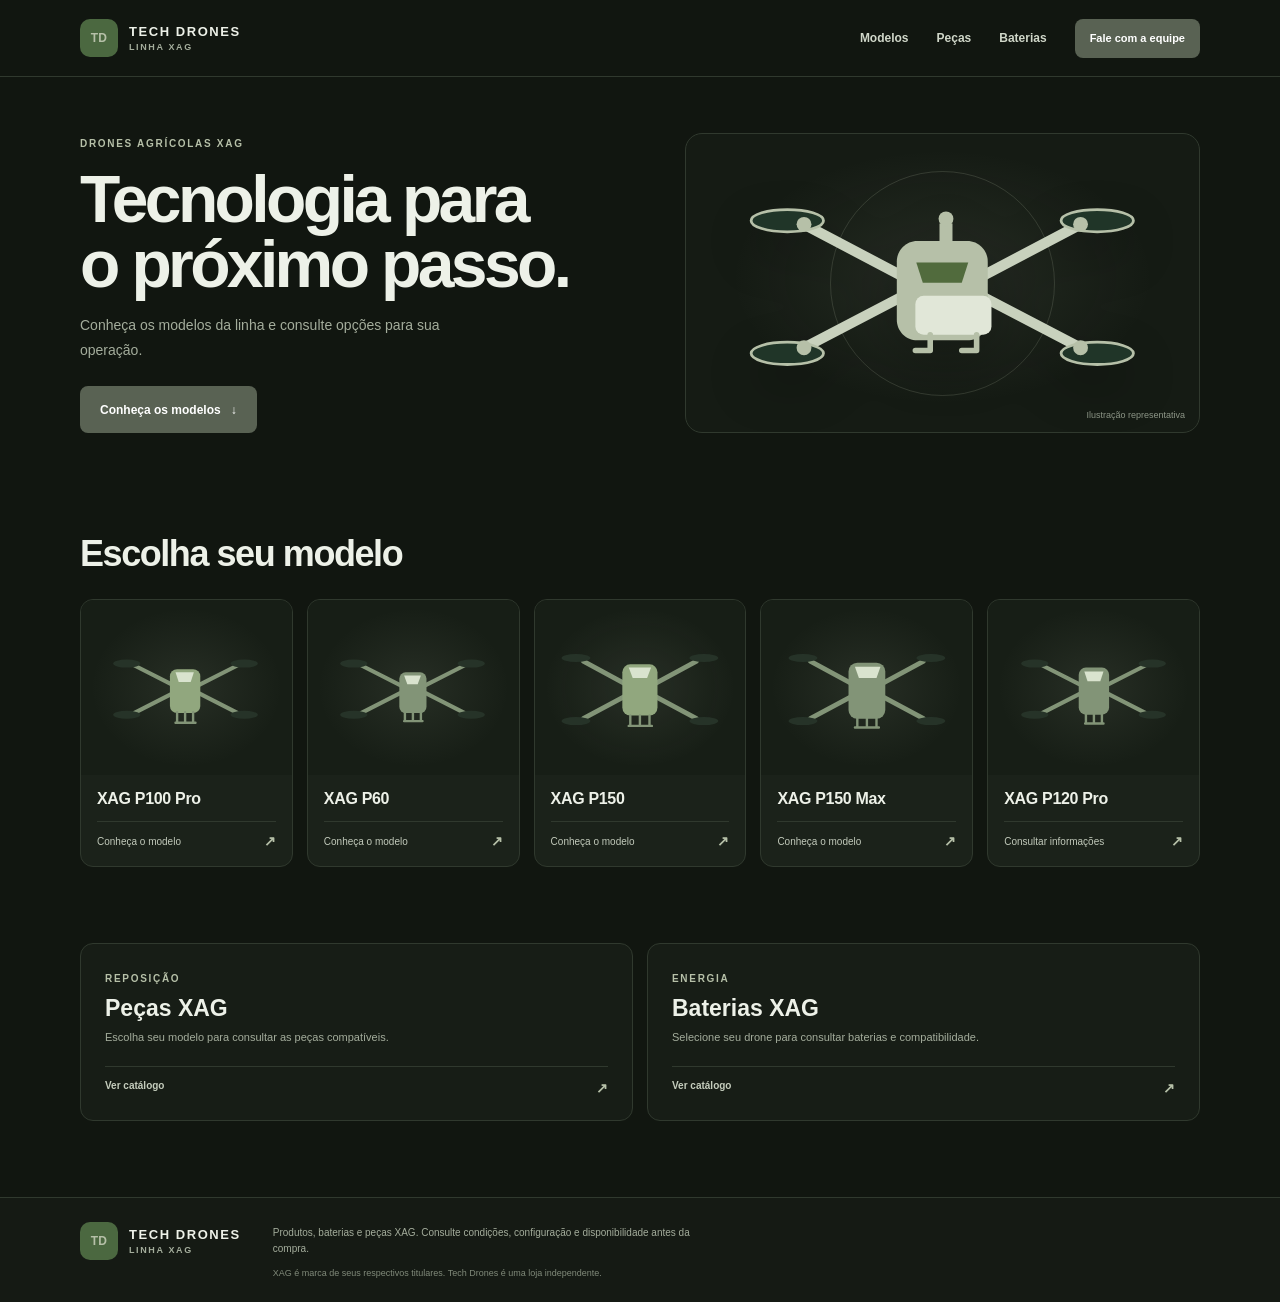
<file: index.html>
<!doctype html>
<html lang="pt-BR">
<head>
  <meta charset="utf-8">
  <meta name="viewport" content="width=device-width, initial-scale=1">
  <meta name="theme-color" content="#111610">
  <meta name="description" content="Conheça os drones XAG P100 Pro, P60, P120 Pro, P150 e P150 Max. Consulte opções, baterias e peças com a Tech Drones.">
  <title>Tech Drones | Drones XAG</title>
  <link rel="stylesheet" href="site.css">
</head>
<body>
  <header class="site-header">
    <div class="container header-inner">
      <a class="brand" href="index.html" aria-label="Tech Drones — início">
        <span class="brand-mark" aria-hidden="true">TD</span>
        <span>TECH DRONES<small>LINHA XAG</small></span>
      </a>
      <nav class="main-nav" aria-label="Navegação principal">
        <a href="#modelos">Modelos</a>
        <a href="pecas.html">Peças</a>
        <a href="baterias.html">Baterias</a>
        <a class="button button--small" href="#contato">Fale com a equipe</a>
      </nav>
    </div>
  </header>

  <main>
    <section class="home-hero container">
      <div class="hero-copy">
        <span class="eyebrow">Drones agrícolas XAG</span>
        <h1>Tecnologia para<br>o próximo passo.</h1>
        <p>Conheça os modelos da linha e consulte opções para sua operação.</p>
        <a class="button" href="#modelos">Conheça os modelos <span aria-hidden="true">↓</span></a>
      </div>
      <div class="hero-visual" aria-hidden="true">
        <div class="visual-ring"></div>
        <svg viewBox="0 0 520 310" fill="none">
          <g stroke="#c8d1bd" stroke-width="11" stroke-linecap="round">
            <path d="M223 151 111 92M297 151l112-59M222 167l-111 58M298 167l111 58"/>
          </g>
          <g fill="#203528" stroke="#b6c0a8" stroke-width="3">
            <ellipse cx="93" cy="88" rx="39" ry="12"/><ellipse cx="427" cy="88" rx="39" ry="12"/>
            <ellipse cx="93" cy="231" rx="39" ry="12"/><ellipse cx="427" cy="231" rx="39" ry="12"/>
          </g>
          <g fill="#b6c0a8">
            <circle cx="111" cy="92" r="8"/><circle cx="409" cy="92" r="8"/>
            <circle cx="111" cy="225" r="8"/><circle cx="409" cy="225" r="8"/>
          </g>
          <path d="M211 132c0-12 10-22 22-22h54c12 0 22 10 22 22v63c0 12-10 22-22 22h-54c-12 0-22-10-22-22v-63Z" fill="#b6c0a8"/>
          <path d="M232 133h56l-7 22h-42l-7-22Z" fill="#516b3d"/>
          <rect x="231" y="169" width="82" height="42" rx="9" fill="#e1e7d8"/>
          <path d="M247 211v17m50-17v17m-66 0h16m34 0h16" stroke="#b6c0a8" stroke-width="6" stroke-linecap="round"/>
          <path d="M257 111V91h14v20" fill="#b6c0a8"/><circle cx="264" cy="86" r="8" fill="#b6c0a8"/>
        </svg>
        <span class="visual-caption">Ilustração representativa</span>
      </div>
    </section>

    <section class="models-section container" id="modelos" aria-labelledby="models-title">
      <div class="section-heading">
        <h2 id="models-title">Escolha seu modelo</h2>
      </div>
      <div class="model-grid">
        <a class="model-card" href="p100-pro.html">
          <span class="model-visual" aria-hidden="true">
            <svg viewBox="0 0 240 145" fill="none"><g stroke="#829477" stroke-width="5" stroke-linecap="round"><path d="m104 69-49-25m81 25 49-25M104 79 55 104m81-25 49 25"/></g><g fill="#263328"><ellipse cx="46" cy="42" rx="17" ry="5"/><ellipse cx="193" cy="42" rx="17" ry="5"/><ellipse cx="46" cy="106" rx="17" ry="5"/><ellipse cx="193" cy="106" rx="17" ry="5"/></g><rect x="100" y="49" width="38" height="55" rx="9" fill="#91a77e"/><path d="M107 53h23l-4 12h-15l-4-12Z" fill="#d9e3ce"/><path d="M109 103v13m10-13v13m10-13v13m-22 0h25" stroke="#829477" stroke-width="3" stroke-linecap="round"/></svg>
          </span>
          <span class="model-info"><strong>XAG P100 Pro</strong><span>Conheça o modelo <b aria-hidden="true">↗</b></span></span>
        </a>
        <a class="model-card" href="p60.html">
          <span class="model-visual" aria-hidden="true">
            <svg viewBox="0 0 240 145" fill="none"><g stroke="#829477" stroke-width="5" stroke-linecap="round"><path d="m104 69-49-25m81 25 49-25M104 79 55 104m81-25 49 25"/></g><g fill="#263328"><ellipse cx="46" cy="42" rx="17" ry="5"/><ellipse cx="193" cy="42" rx="17" ry="5"/><ellipse cx="46" cy="106" rx="17" ry="5"/><ellipse cx="193" cy="106" rx="17" ry="5"/></g><rect x="103" y="53" width="34" height="51" rx="8" fill="#829477"/><path d="M109 57h21l-4 11h-13l-4-11Z" fill="#d9e3ce"/><path d="M110 101v13m10-13v13m10-13v13m-21 0h23" stroke="#829477" stroke-width="3" stroke-linecap="round"/></svg>
          </span>
          <span class="model-info"><strong>XAG P60</strong><span>Conheça o modelo <b aria-hidden="true">↗</b></span></span>
        </a>
        <a class="model-card" href="p150.html">
          <span class="model-visual" aria-hidden="true">
            <svg viewBox="0 0 240 145" fill="none"><g stroke="#829477" stroke-width="6" stroke-linecap="round"><path d="m101 67-52-28m90 28 52-28m-90 44-52 28m90-28 52 28"/></g><g fill="#263328"><ellipse cx="40" cy="35" rx="18" ry="5"/><ellipse cx="200" cy="35" rx="18" ry="5"/><ellipse cx="40" cy="114" rx="18" ry="5"/><ellipse cx="200" cy="114" rx="18" ry="5"/></g><rect x="98" y="43" width="44" height="64" rx="10" fill="#91a77e"/><path d="M106 47h28l-5 13h-18l-5-13Z" fill="#d9e3ce"/><path d="M108 107v13m12-13v13m12-13v13m-26 0h29" stroke="#829477" stroke-width="3" stroke-linecap="round"/></svg>
          </span>
          <span class="model-info"><strong>XAG P150</strong><span>Conheça o modelo <b aria-hidden="true">↗</b></span></span>
        </a>
        <a class="model-card" href="p150-max.html">
          <span class="model-visual" aria-hidden="true">
            <svg viewBox="0 0 240 145" fill="none"><g stroke="#829477" stroke-width="6" stroke-linecap="round"><path d="m101 67-52-28m90 28 52-28m-90 44-52 28m90-28 52 28"/></g><g fill="#263328"><ellipse cx="40" cy="35" rx="18" ry="5"/><ellipse cx="200" cy="35" rx="18" ry="5"/><ellipse cx="40" cy="114" rx="18" ry="5"/><ellipse cx="200" cy="114" rx="18" ry="5"/></g><rect x="97" y="41" width="46" height="70" rx="11" fill="#829477"/><path d="M105 46h32l-5 14h-22l-5-14Z" fill="#d9e3ce"/><path d="M108 110v12m12-12v12m12-12v12m-27 0h30" stroke="#829477" stroke-width="3" stroke-linecap="round"/></svg>
          </span>
          <span class="model-info"><strong>XAG P150 Max</strong><span>Conheça o modelo <b aria-hidden="true">↗</b></span></span>
        </a>
        <a class="model-card model-card--consult" href="p120-pro.html">
          <span class="model-visual" aria-hidden="true">
            <svg viewBox="0 0 240 145" fill="none"><g stroke="#829477" stroke-width="5" stroke-linecap="round"><path d="m104 69-49-25m81 25 49-25M104 79 55 104m81-25 49 25"/></g><g fill="#263328"><ellipse cx="46" cy="42" rx="17" ry="5"/><ellipse cx="193" cy="42" rx="17" ry="5"/><ellipse cx="46" cy="106" rx="17" ry="5"/><ellipse cx="193" cy="106" rx="17" ry="5"/></g><rect x="101" y="47" width="38" height="59" rx="9" fill="#829477"/><path d="M108 52h24l-4 12h-16l-4-12Z" fill="#d9e3ce"/><path d="M110 105v12m10-12v12m10-12v12m-21 0h23" stroke="#829477" stroke-width="3" stroke-linecap="round"/></svg>
          </span>
          <span class="model-info"><strong>XAG P120 Pro</strong><span>Consultar informações <b aria-hidden="true">↗</b></span></span>
        </a>
      </div>
    </section>

    <section class="catalog-links container" aria-label="Catálogos de reposição">
      <a class="catalog-link-card" href="pecas.html">
        <span class="eyebrow">Reposição</span>
        <h2>Peças XAG</h2>
        <p>Escolha seu modelo para consultar as peças compatíveis.</p>
        <span class="catalog-link-action">Ver catálogo <b aria-hidden="true">↗</b></span>
      </a>
      <a class="catalog-link-card" href="baterias.html">
        <span class="eyebrow">Energia</span>
        <h2>Baterias XAG</h2>
        <p>Selecione seu drone para consultar baterias e compatibilidade.</p>
        <span class="catalog-link-action">Ver catálogo <b aria-hidden="true">↗</b></span>
      </a>
    </section>
  </main>

  <footer class="site-footer" id="contato">
    <div class="container footer-inner">
      <a class="brand" href="index.html" aria-label="Tech Drones — início">
        <span class="brand-mark" aria-hidden="true">TD</span>
        <span>TECH DRONES<small>LINHA XAG</small></span>
      </a>
      <p>Produtos, baterias e peças XAG. Consulte condições, configuração e disponibilidade antes da compra.</p>
      <small>XAG é marca de seus respectivos titulares. Tech Drones é uma loja independente.</small>
    </div>
  </footer>
</body>
</html>
</file>
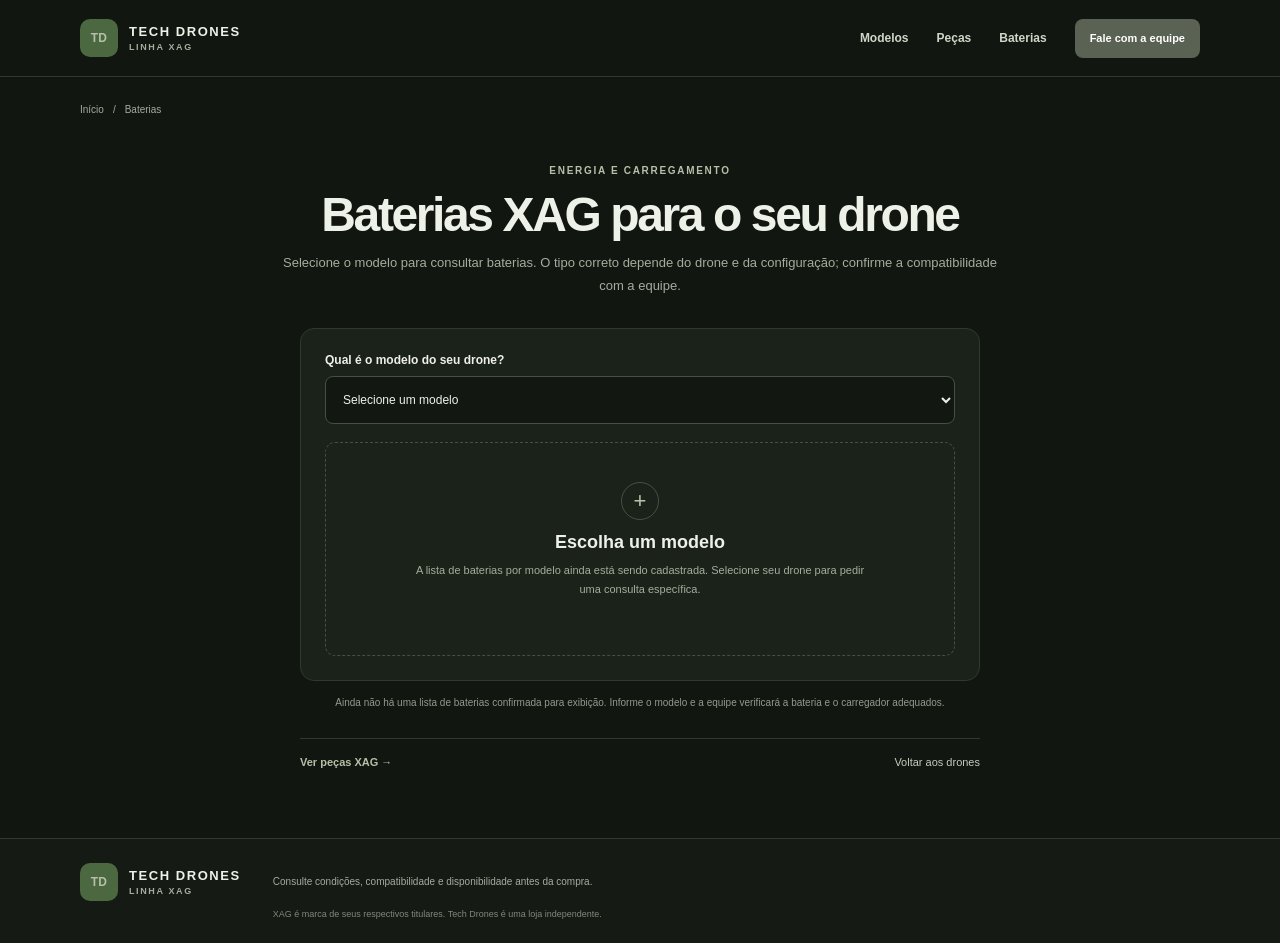
<file: baterias.html>
<!doctype html>
<html lang="pt-BR">
<head>
  <meta charset="utf-8">
  <meta name="viewport" content="width=device-width, initial-scale=1">
  <meta name="theme-color" content="#111610">
  <meta name="description" content="Selecione seu drone XAG para consultar baterias e confirmar compatibilidade com a Tech Drones.">
  <title>Baterias XAG | Tech Drones</title>
  <link rel="stylesheet" href="site.css">
</head>
<body>
  <header class="site-header">
    <div class="container header-inner">
      <a class="brand" href="index.html" aria-label="Tech Drones — início"><span class="brand-mark" aria-hidden="true">TD</span><span>TECH DRONES<small>LINHA XAG</small></span></a>
      <nav class="main-nav" aria-label="Navegação principal">
        <a href="index.html#modelos">Modelos</a><a href="pecas.html">Peças</a><a href="baterias.html" aria-current="page">Baterias</a>
        <a class="button button--small" href="index.html#contato">Fale com a equipe</a>
      </nav>
    </div>
  </header>
  <main class="container catalog-page-main" data-catalog-kind="baterias">
    <nav class="breadcrumbs" aria-label="Você está em"><a href="index.html">Início</a><span aria-hidden="true">/</span><span aria-current="page">Baterias</span></nav>
    <section class="catalog-intro" aria-labelledby="catalog-title">
      <span class="eyebrow">Energia e carregamento</span>
      <h1 id="catalog-title">Baterias XAG para o seu drone</h1>
      <p>Selecione o modelo para consultar baterias. O tipo correto depende do drone e da configuração; confirme a compatibilidade com a equipe.</p>
    </section>
    <section class="catalog-panel" aria-labelledby="model-label">
      <label class="model-select-label" id="model-label" for="model-select">Qual é o modelo do seu drone?</label>
      <select class="model-select" id="model-select">
        <option value="">Selecione um modelo</option>
        <option value="XAG P60">XAG P60</option>
        <option value="XAG P100 Pro">XAG P100 Pro</option>
        <option value="XAG P120 Pro">XAG P120 Pro</option>
        <option value="XAG P150">XAG P150</option>
        <option value="XAG P150 Max">XAG P150 Max</option>
      </select>
      <div class="catalog-state" id="catalog-state" aria-live="polite">
        <span class="catalog-state-icon" aria-hidden="true">+</span>
        <h2 id="catalog-state-title">Escolha um modelo</h2>
        <p id="catalog-state-message">A lista de baterias por modelo ainda está sendo cadastrada. Selecione seu drone para pedir uma consulta específica.</p>
        <a class="button is-hidden" id="catalog-contact" href="#" target="_blank" rel="noopener noreferrer" aria-hidden="true" tabindex="-1">Consultar baterias <span aria-hidden="true">↗</span></a>
      </div>
    </section>
    <p class="catalog-disclaimer">Ainda não há uma lista de baterias confirmada para exibição. Informe o modelo e a equipe verificará a bateria e o carregador adequados.</p>
    <nav class="catalog-switch" aria-label="Outros catálogos"><a href="pecas.html">Ver peças XAG <span aria-hidden="true">→</span></a><a href="index.html#modelos">Voltar aos drones</a></nav>
  </main>
  <footer class="site-footer">
    <div class="container footer-inner">
      <a class="brand" href="index.html" aria-label="Tech Drones — início"><span class="brand-mark" aria-hidden="true">TD</span><span>TECH DRONES<small>LINHA XAG</small></span></a>
      <p>Consulte condições, compatibilidade e disponibilidade antes da compra.</p>
      <small>XAG é marca de seus respectivos titulares. Tech Drones é uma loja independente.</small>
    </div>
  </footer>
  <script src="catalogo.js" defer></script>
</body>
</html>
</file>
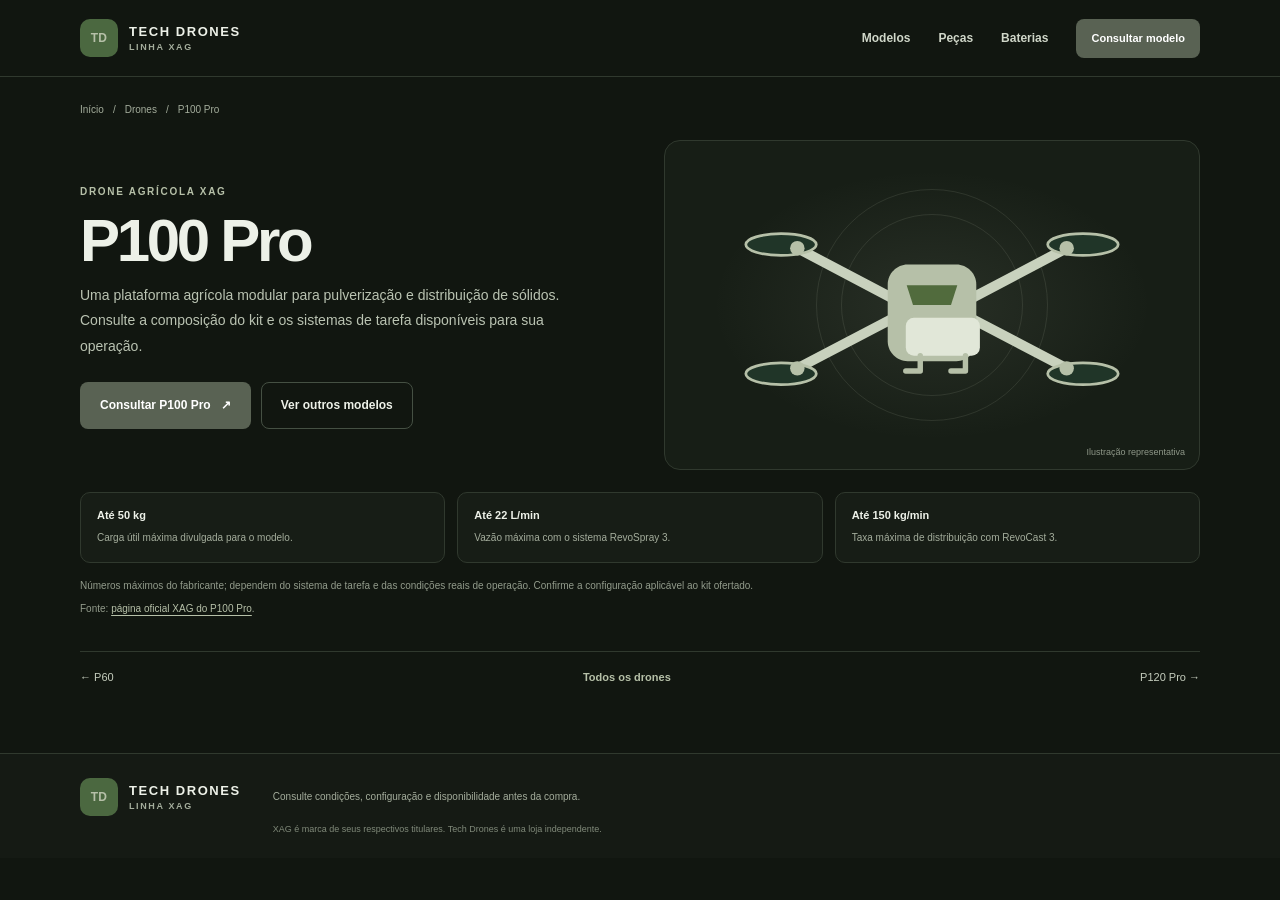
<file: p100-pro.html>
<!doctype html>
<html lang="pt-BR">
<head>
  <meta charset="utf-8">
  <meta name="viewport" content="width=device-width, initial-scale=1">
  <meta name="theme-color" content="#111610">
  <meta name="description" content="Conheça destaques do drone agrícola XAG P100 Pro e consulte configurações e disponibilidade.">
  <title>XAG P100 Pro | Tech Drones</title>
  <link rel="stylesheet" href="site.css">
</head>
<body>
  <header class="site-header">
    <div class="container header-inner">
      <a class="brand" href="index.html" aria-label="Tech Drones — início"><span class="brand-mark" aria-hidden="true">TD</span><span>TECH DRONES<small>LINHA XAG</small></span></a>
      <nav class="main-nav" aria-label="Navegação principal"><a href="index.html#modelos">Modelos</a><a href="pecas.html">Peças</a><a href="baterias.html">Baterias</a><a class="button button--small" href="https://wa.me/?text=Olá!%20Gostaria%20de%20consultar%20o%20XAG%20P100%20Pro." target="_blank" rel="noopener noreferrer">Consultar modelo</a></nav>
    </div>
  </header>
  <main class="container product-main">
    <nav class="breadcrumbs" aria-label="Você está em"><a href="index.html">Início</a><span aria-hidden="true">/</span><a href="index.html#modelos">Drones</a><span aria-hidden="true">/</span><span aria-current="page">P100 Pro</span></nav>
    <section class="product-hero" aria-labelledby="product-title">
      <div class="product-copy">
        <span class="eyebrow">Drone agrícola XAG</span>
        <h1 id="product-title">P100 Pro</h1>
        <p>Uma plataforma agrícola modular para pulverização e distribuição de sólidos. Consulte a composição do kit e os sistemas de tarefa disponíveis para sua operação.</p>
        <div class="product-actions">
          <a class="button" href="https://wa.me/?text=Olá!%20Gostaria%20de%20consultar%20o%20drone%20XAG%20P100%20Pro." target="_blank" rel="noopener noreferrer">Consultar P100 Pro <span aria-hidden="true">↗</span></a>
          <a class="button button--outline" href="index.html#modelos">Ver outros modelos</a>
        </div>
      </div>
      <div class="product-visual-large" role="img" aria-label="Ilustração representativa de drone agrícola">
        <svg viewBox="0 0 520 310" fill="none" aria-hidden="true"><g stroke="#c8d1bd" stroke-width="11" stroke-linecap="round"><path d="M223 151 111 92M297 151l112-59M222 167l-111 58M298 167l111 58"/></g><g fill="#203528" stroke="#b6c0a8" stroke-width="3"><ellipse cx="93" cy="88" rx="39" ry="12"/><ellipse cx="427" cy="88" rx="39" ry="12"/><ellipse cx="93" cy="231" rx="39" ry="12"/><ellipse cx="427" cy="231" rx="39" ry="12"/></g><g fill="#b6c0a8"><circle cx="111" cy="92" r="8"/><circle cx="409" cy="92" r="8"/><circle cx="111" cy="225" r="8"/><circle cx="409" cy="225" r="8"/></g><path d="M211 132c0-12 10-22 22-22h54c12 0 22 10 22 22v63c0 12-10 22-22 22h-54c-12 0-22-10-22-22v-63Z" fill="#b6c0a8"/><path d="M232 133h56l-7 22h-42l-7-22Z" fill="#516b3d"/><rect x="231" y="169" width="82" height="42" rx="9" fill="#e1e7d8"/><path d="M247 211v17m50-17v17m-66 0h16m34 0h16" stroke="#b6c0a8" stroke-width="6" stroke-linecap="round"/></svg>
        <span class="product-note">Ilustração representativa</span>
      </div>
    </section>
    <section class="product-details" aria-label="Destaques publicados pelo fabricante">
      <div class="detail-item"><b>Até 50 kg</b><span>Carga útil máxima divulgada para o modelo.</span></div>
      <div class="detail-item"><b>Até 22 L/min</b><span>Vazão máxima com o sistema RevoSpray 3.</span></div>
      <div class="detail-item"><b>Até 150 kg/min</b><span>Taxa máxima de distribuição com RevoCast 3.</span></div>
    </section>
    <p class="product-source-note">Números máximos do fabricante; dependem do sistema de tarefa e das condições reais de operação. Confirme a configuração aplicável ao kit ofertado.</p>
    <p class="product-source-note">Fonte: <a href="https://www.xa.com/en/p100pro" target="_blank" rel="noopener noreferrer">página oficial XAG do P100 Pro</a>.</p>
    <nav class="product-switcher" aria-label="Outros modelos"><a href="p60.html">← P60</a><a class="all-models" href="index.html#modelos">Todos os drones</a><a href="p120-pro.html">P120 Pro →</a></nav>
  </main>
  <footer class="site-footer"><div class="container footer-inner"><a class="brand" href="index.html"><span class="brand-mark" aria-hidden="true">TD</span><span>TECH DRONES<small>LINHA XAG</small></span></a><p>Consulte condições, configuração e disponibilidade antes da compra.</p><small>XAG é marca de seus respectivos titulares. Tech Drones é uma loja independente.</small></div></footer>
</body>
</html>
</file>
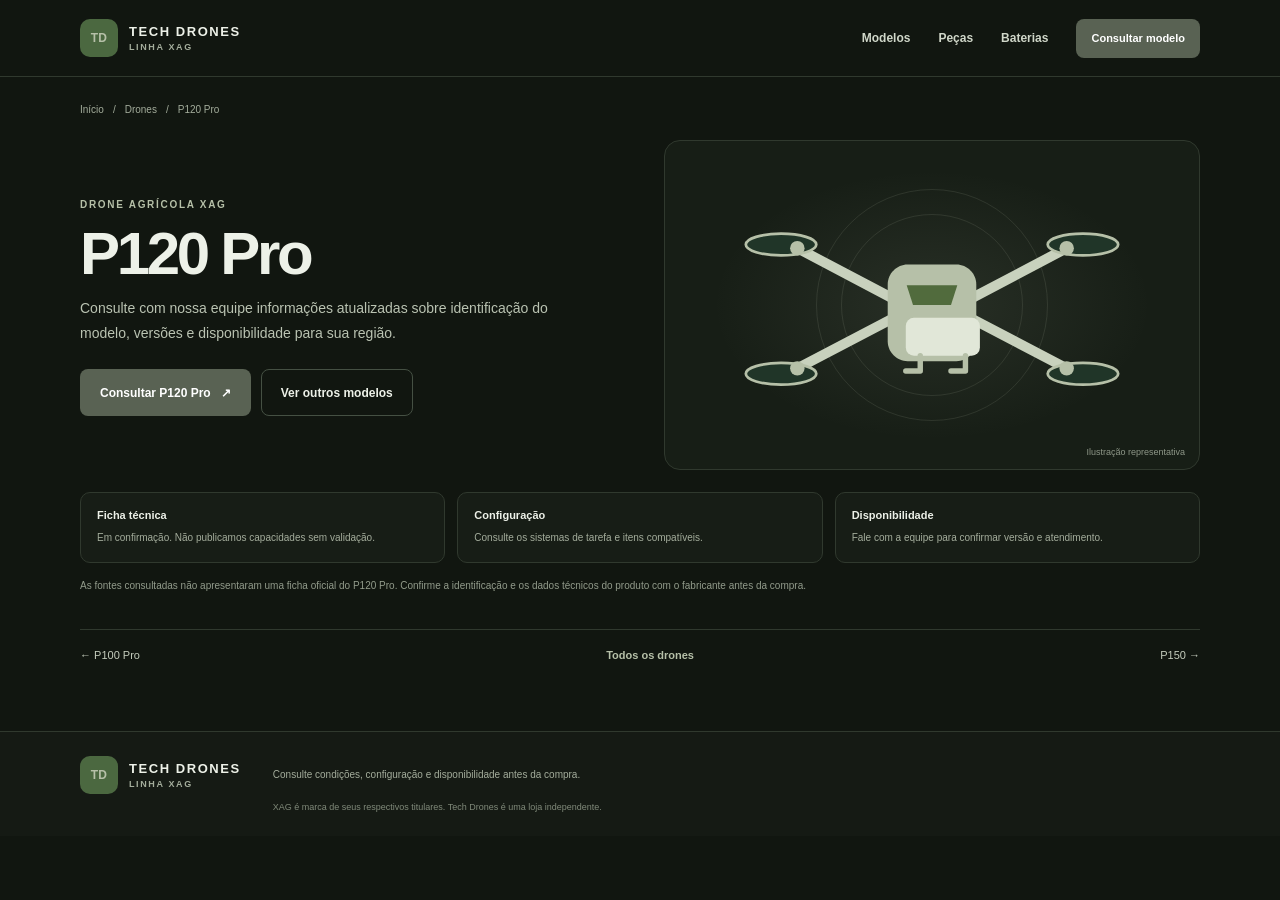
<file: p120-pro.html>
<!doctype html>
<html lang="pt-BR">
<head>
  <meta charset="utf-8">
  <meta name="viewport" content="width=device-width, initial-scale=1">
  <meta name="theme-color" content="#111610">
  <meta name="description" content="Consulte informações e disponibilidade do modelo XAG P120 Pro com a equipe Tech Drones.">
  <title>XAG P120 Pro | Tech Drones</title>
  <link rel="stylesheet" href="site.css">
</head>
<body>
  <header class="site-header">
    <div class="container header-inner">
      <a class="brand" href="index.html" aria-label="Tech Drones — início"><span class="brand-mark" aria-hidden="true">TD</span><span>TECH DRONES<small>LINHA XAG</small></span></a>
      <nav class="main-nav" aria-label="Navegação principal"><a href="index.html#modelos">Modelos</a><a href="pecas.html">Peças</a><a href="baterias.html">Baterias</a><a class="button button--small" href="https://wa.me/?text=Olá!%20Gostaria%20de%20consultar%20o%20XAG%20P120%20Pro." target="_blank" rel="noopener noreferrer">Consultar modelo</a></nav>
    </div>
  </header>
  <main class="container product-main">
    <nav class="breadcrumbs" aria-label="Você está em"><a href="index.html">Início</a><span aria-hidden="true">/</span><a href="index.html#modelos">Drones</a><span aria-hidden="true">/</span><span aria-current="page">P120 Pro</span></nav>
    <section class="product-hero" aria-labelledby="product-title">
      <div class="product-copy">
        <span class="eyebrow">Drone agrícola XAG</span>
        <h1 id="product-title">P120 Pro</h1>
        <p>Consulte com nossa equipe informações atualizadas sobre identificação do modelo, versões e disponibilidade para sua região.</p>
        <div class="product-actions">
          <a class="button" href="https://wa.me/?text=Olá!%20Gostaria%20de%20consultar%20informações%20e%20disponibilidade%20do%20XAG%20P120%20Pro." target="_blank" rel="noopener noreferrer">Consultar P120 Pro <span aria-hidden="true">↗</span></a>
          <a class="button button--outline" href="index.html#modelos">Ver outros modelos</a>
        </div>
      </div>
      <div class="product-visual-large" role="img" aria-label="Ilustração representativa de drone agrícola">
        <svg viewBox="0 0 520 310" fill="none" aria-hidden="true"><g stroke="#c8d1bd" stroke-width="11" stroke-linecap="round"><path d="M223 151 111 92M297 151l112-59M222 167l-111 58M298 167l111 58"/></g><g fill="#203528" stroke="#b6c0a8" stroke-width="3"><ellipse cx="93" cy="88" rx="39" ry="12"/><ellipse cx="427" cy="88" rx="39" ry="12"/><ellipse cx="93" cy="231" rx="39" ry="12"/><ellipse cx="427" cy="231" rx="39" ry="12"/></g><g fill="#b6c0a8"><circle cx="111" cy="92" r="8"/><circle cx="409" cy="92" r="8"/><circle cx="111" cy="225" r="8"/><circle cx="409" cy="225" r="8"/></g><path d="M211 132c0-12 10-22 22-22h54c12 0 22 10 22 22v63c0 12-10 22-22 22h-54c-12 0-22-10-22-22v-63Z" fill="#b6c0a8"/><path d="M232 133h56l-7 22h-42l-7-22Z" fill="#516b3d"/><rect x="231" y="169" width="82" height="42" rx="9" fill="#e1e7d8"/><path d="M247 211v17m50-17v17m-66 0h16m34 0h16" stroke="#b6c0a8" stroke-width="6" stroke-linecap="round"/></svg>
        <span class="product-note">Ilustração representativa</span>
      </div>
    </section>
    <section class="product-details" aria-label="Informações do modelo">
      <div class="detail-item"><b>Ficha técnica</b><span>Em confirmação. Não publicamos capacidades sem validação.</span></div>
      <div class="detail-item"><b>Configuração</b><span>Consulte os sistemas de tarefa e itens compatíveis.</span></div>
      <div class="detail-item"><b>Disponibilidade</b><span>Fale com a equipe para confirmar versão e atendimento.</span></div>
    </section>
    <p class="product-source-note">As fontes consultadas não apresentaram uma ficha oficial do P120 Pro. Confirme a identificação e os dados técnicos do produto com o fabricante antes da compra.</p>
    <nav class="product-switcher" aria-label="Outros modelos"><a href="p100-pro.html">← P100 Pro</a><a class="all-models" href="index.html#modelos">Todos os drones</a><a href="p150.html">P150 →</a></nav>
  </main>
  <footer class="site-footer"><div class="container footer-inner"><a class="brand" href="index.html"><span class="brand-mark" aria-hidden="true">TD</span><span>TECH DRONES<small>LINHA XAG</small></span></a><p>Consulte condições, configuração e disponibilidade antes da compra.</p><small>XAG é marca de seus respectivos titulares. Tech Drones é uma loja independente.</small></div></footer>
</body>
</html>
</file>
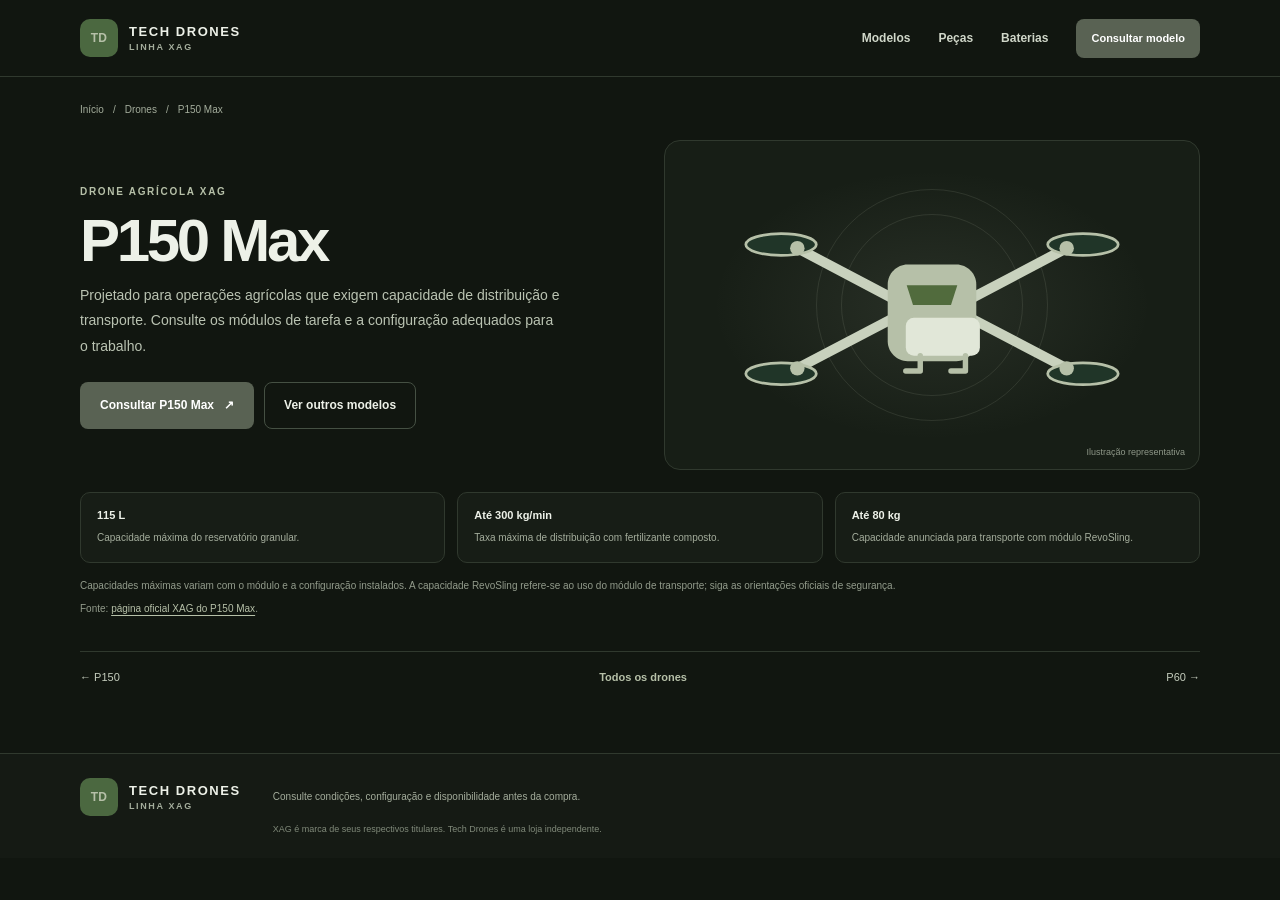
<file: p150-max.html>
<!doctype html>
<html lang="pt-BR">
<head>
  <meta charset="utf-8">
  <meta name="viewport" content="width=device-width, initial-scale=1">
  <meta name="theme-color" content="#111610">
  <meta name="description" content="Conheça destaques do drone agrícola XAG P150 Max e consulte configurações e disponibilidade.">
  <title>XAG P150 Max | Tech Drones</title>
  <link rel="stylesheet" href="site.css">
</head>
<body>
  <header class="site-header">
    <div class="container header-inner">
      <a class="brand" href="index.html" aria-label="Tech Drones — início"><span class="brand-mark" aria-hidden="true">TD</span><span>TECH DRONES<small>LINHA XAG</small></span></a>
      <nav class="main-nav" aria-label="Navegação principal"><a href="index.html#modelos">Modelos</a><a href="pecas.html">Peças</a><a href="baterias.html">Baterias</a><a class="button button--small" href="https://wa.me/?text=Olá!%20Gostaria%20de%20consultar%20o%20XAG%20P150%20Max." target="_blank" rel="noopener noreferrer">Consultar modelo</a></nav>
    </div>
  </header>
  <main class="container product-main">
    <nav class="breadcrumbs" aria-label="Você está em"><a href="index.html">Início</a><span aria-hidden="true">/</span><a href="index.html#modelos">Drones</a><span aria-hidden="true">/</span><span aria-current="page">P150 Max</span></nav>
    <section class="product-hero" aria-labelledby="product-title">
      <div class="product-copy">
        <span class="eyebrow">Drone agrícola XAG</span>
        <h1 id="product-title">P150 Max</h1>
        <p>Projetado para operações agrícolas que exigem capacidade de distribuição e transporte. Consulte os módulos de tarefa e a configuração adequados para o trabalho.</p>
        <div class="product-actions">
          <a class="button" href="https://wa.me/?text=Olá!%20Gostaria%20de%20consultar%20o%20drone%20XAG%20P150%20Max." target="_blank" rel="noopener noreferrer">Consultar P150 Max <span aria-hidden="true">↗</span></a>
          <a class="button button--outline" href="index.html#modelos">Ver outros modelos</a>
        </div>
      </div>
      <div class="product-visual-large" role="img" aria-label="Ilustração representativa de drone agrícola">
        <svg viewBox="0 0 520 310" fill="none" aria-hidden="true"><g stroke="#c8d1bd" stroke-width="11" stroke-linecap="round"><path d="M223 151 111 92M297 151l112-59M222 167l-111 58M298 167l111 58"/></g><g fill="#203528" stroke="#b6c0a8" stroke-width="3"><ellipse cx="93" cy="88" rx="39" ry="12"/><ellipse cx="427" cy="88" rx="39" ry="12"/><ellipse cx="93" cy="231" rx="39" ry="12"/><ellipse cx="427" cy="231" rx="39" ry="12"/></g><g fill="#b6c0a8"><circle cx="111" cy="92" r="8"/><circle cx="409" cy="92" r="8"/><circle cx="111" cy="225" r="8"/><circle cx="409" cy="225" r="8"/></g><path d="M211 132c0-12 10-22 22-22h54c12 0 22 10 22 22v63c0 12-10 22-22 22h-54c-12 0-22-10-22-22v-63Z" fill="#b6c0a8"/><path d="M232 133h56l-7 22h-42l-7-22Z" fill="#516b3d"/><rect x="231" y="169" width="82" height="42" rx="9" fill="#e1e7d8"/><path d="M247 211v17m50-17v17m-66 0h16m34 0h16" stroke="#b6c0a8" stroke-width="6" stroke-linecap="round"/></svg>
        <span class="product-note">Ilustração representativa</span>
      </div>
    </section>
    <section class="product-details" aria-label="Destaques publicados pelo fabricante">
      <div class="detail-item"><b>115 L</b><span>Capacidade máxima do reservatório granular.</span></div>
      <div class="detail-item"><b>Até 300 kg/min</b><span>Taxa máxima de distribuição com fertilizante composto.</span></div>
      <div class="detail-item"><b>Até 80 kg</b><span>Capacidade anunciada para transporte com módulo RevoSling.</span></div>
    </section>
    <p class="product-source-note">Capacidades máximas variam com o módulo e a configuração instalados. A capacidade RevoSling refere-se ao uso do módulo de transporte; siga as orientações oficiais de segurança.</p>
    <p class="product-source-note">Fonte: <a href="https://www.xa.com/en/p150max" target="_blank" rel="noopener noreferrer">página oficial XAG do P150 Max</a>.</p>
    <nav class="product-switcher" aria-label="Outros modelos"><a href="p150.html">← P150</a><a class="all-models" href="index.html#modelos">Todos os drones</a><a href="p60.html">P60 →</a></nav>
  </main>
  <footer class="site-footer"><div class="container footer-inner"><a class="brand" href="index.html"><span class="brand-mark" aria-hidden="true">TD</span><span>TECH DRONES<small>LINHA XAG</small></span></a><p>Consulte condições, configuração e disponibilidade antes da compra.</p><small>XAG é marca de seus respectivos titulares. Tech Drones é uma loja independente.</small></div></footer>
</body>
</html>
</file>
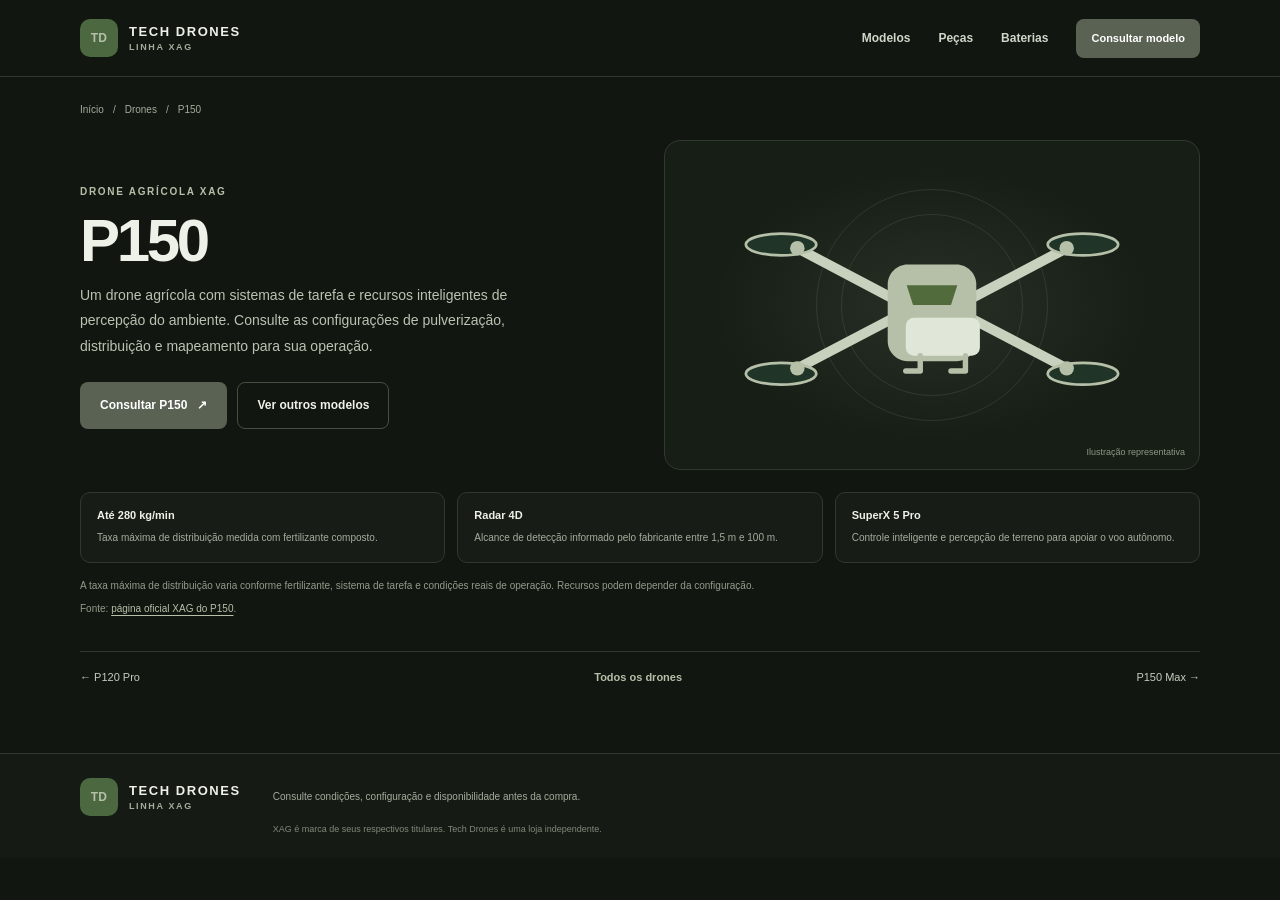
<file: p150.html>
<!doctype html>
<html lang="pt-BR">
<head>
  <meta charset="utf-8">
  <meta name="viewport" content="width=device-width, initial-scale=1">
  <meta name="description" content="Conheça destaques do drone agrícola XAG P150 e consulte configurações e disponibilidade.">
  <meta name="theme-color" content="#111610">
  <title>XAG P150 | Tech Drones</title>
  <link rel="stylesheet" href="site.css">
</head>
<body>
  <header class="site-header">
    <div class="container header-inner">
      <a class="brand" href="index.html" aria-label="Tech Drones — início"><span class="brand-mark" aria-hidden="true">TD</span><span>TECH DRONES<small>LINHA XAG</small></span></a>
      <nav class="main-nav" aria-label="Navegação principal"><a href="index.html#modelos">Modelos</a><a href="pecas.html">Peças</a><a href="baterias.html">Baterias</a><a class="button button--small" href="https://wa.me/?text=Olá!%20Gostaria%20de%20consultar%20o%20XAG%20P150." target="_blank" rel="noopener noreferrer">Consultar modelo</a></nav>
    </div>
  </header>
  <main class="container product-main">
    <nav class="breadcrumbs" aria-label="Você está em"><a href="index.html">Início</a><span aria-hidden="true">/</span><a href="index.html#modelos">Drones</a><span aria-hidden="true">/</span><span aria-current="page">P150</span></nav>
    <section class="product-hero" aria-labelledby="product-title">
      <div class="product-copy">
        <span class="eyebrow">Drone agrícola XAG</span>
        <h1 id="product-title">P150</h1>
        <p>Um drone agrícola com sistemas de tarefa e recursos inteligentes de percepção do ambiente. Consulte as configurações de pulverização, distribuição e mapeamento para sua operação.</p>
        <div class="product-actions">
          <a class="button" href="https://wa.me/?text=Olá!%20Gostaria%20de%20consultar%20o%20drone%20XAG%20P150." target="_blank" rel="noopener noreferrer">Consultar P150 <span aria-hidden="true">↗</span></a>
          <a class="button button--outline" href="index.html#modelos">Ver outros modelos</a>
        </div>
      </div>
      <div class="product-visual-large" role="img" aria-label="Ilustração representativa de drone agrícola">
        <svg viewBox="0 0 520 310" fill="none" aria-hidden="true"><g stroke="#c8d1bd" stroke-width="11" stroke-linecap="round"><path d="M223 151 111 92M297 151l112-59M222 167l-111 58M298 167l111 58"/></g><g fill="#203528" stroke="#b6c0a8" stroke-width="3"><ellipse cx="93" cy="88" rx="39" ry="12"/><ellipse cx="427" cy="88" rx="39" ry="12"/><ellipse cx="93" cy="231" rx="39" ry="12"/><ellipse cx="427" cy="231" rx="39" ry="12"/></g><g fill="#b6c0a8"><circle cx="111" cy="92" r="8"/><circle cx="409" cy="92" r="8"/><circle cx="111" cy="225" r="8"/><circle cx="409" cy="225" r="8"/></g><path d="M211 132c0-12 10-22 22-22h54c12 0 22 10 22 22v63c0 12-10 22-22 22h-54c-12 0-22-10-22-22v-63Z" fill="#b6c0a8"/><path d="M232 133h56l-7 22h-42l-7-22Z" fill="#516b3d"/><rect x="231" y="169" width="82" height="42" rx="9" fill="#e1e7d8"/><path d="M247 211v17m50-17v17m-66 0h16m34 0h16" stroke="#b6c0a8" stroke-width="6" stroke-linecap="round"/></svg>
        <span class="product-note">Ilustração representativa</span>
      </div>
    </section>
    <section class="product-details" aria-label="Destaques publicados pelo fabricante">
      <div class="detail-item"><b>Até 280 kg/min</b><span>Taxa máxima de distribuição medida com fertilizante composto.</span></div>
      <div class="detail-item"><b>Radar 4D</b><span>Alcance de detecção informado pelo fabricante entre 1,5 m e 100 m.</span></div>
      <div class="detail-item"><b>SuperX 5 Pro</b><span>Controle inteligente e percepção de terreno para apoiar o voo autônomo.</span></div>
    </section>
    <p class="product-source-note">A taxa máxima de distribuição varia conforme fertilizante, sistema de tarefa e condições reais de operação. Recursos podem depender da configuração.</p>
    <p class="product-source-note">Fonte: <a href="https://www.xa.com/en/p150" target="_blank" rel="noopener noreferrer">página oficial XAG do P150</a>.</p>
    <nav class="product-switcher" aria-label="Outros modelos"><a href="p120-pro.html">← P120 Pro</a><a class="all-models" href="index.html#modelos">Todos os drones</a><a href="p150-max.html">P150 Max →</a></nav>
  </main>
  <footer class="site-footer"><div class="container footer-inner"><a class="brand" href="index.html"><span class="brand-mark" aria-hidden="true">TD</span><span>TECH DRONES<small>LINHA XAG</small></span></a><p>Consulte condições, configuração e disponibilidade antes da compra.</p><small>XAG é marca de seus respectivos titulares. Tech Drones é uma loja independente.</small></div></footer>
</body>
</html>
</file>
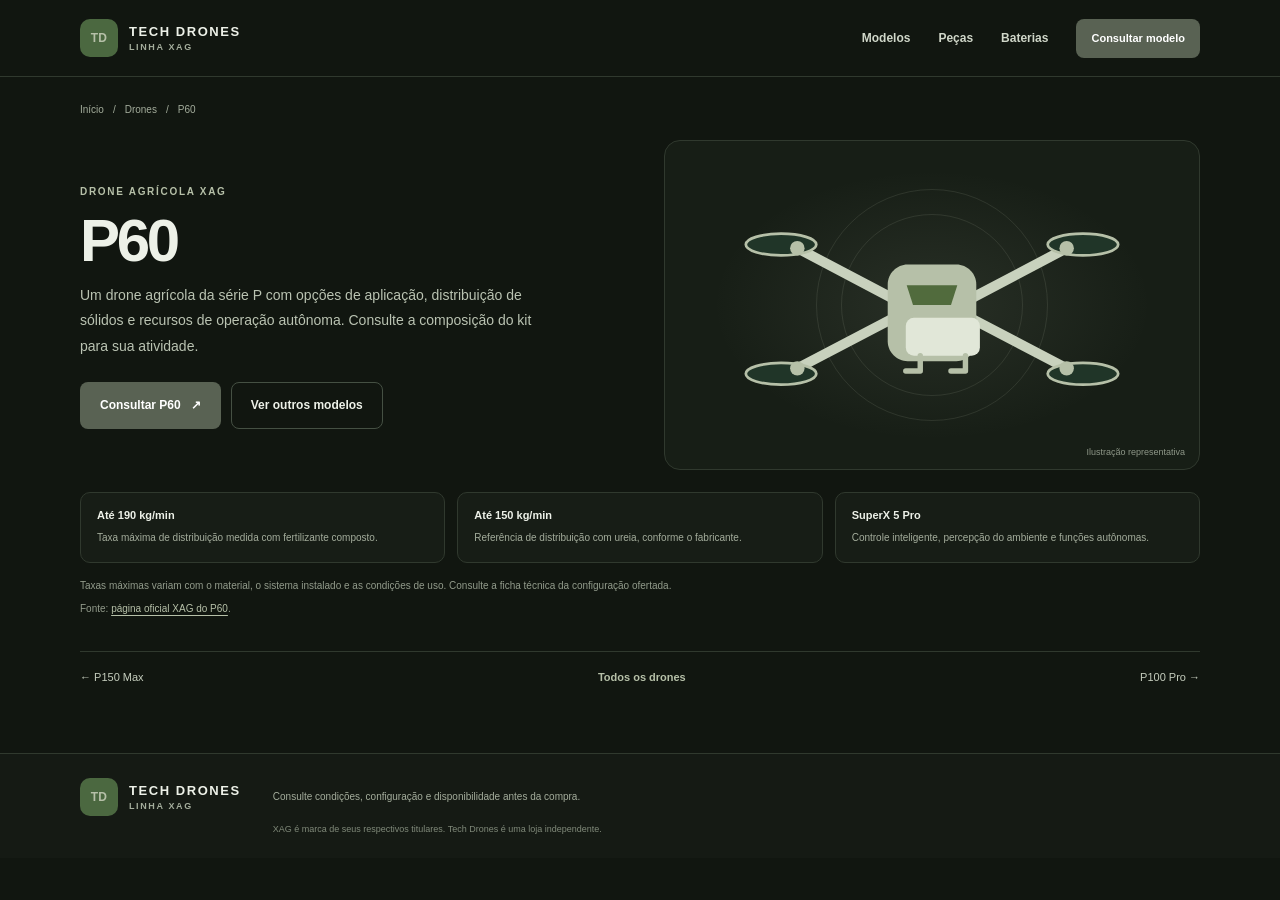
<file: p60.html>
<!doctype html>
<html lang="pt-BR">
<head>
  <meta charset="utf-8">
  <meta name="viewport" content="width=device-width, initial-scale=1">
  <meta name="theme-color" content="#111610">
  <meta name="description" content="Conheça destaques do drone agrícola XAG P60 e consulte configurações e disponibilidade.">
  <title>XAG P60 | Tech Drones</title>
  <link rel="stylesheet" href="site.css">
</head>
<body>
  <header class="site-header">
    <div class="container header-inner">
      <a class="brand" href="index.html" aria-label="Tech Drones — início"><span class="brand-mark" aria-hidden="true">TD</span><span>TECH DRONES<small>LINHA XAG</small></span></a>
      <nav class="main-nav" aria-label="Navegação principal"><a href="index.html#modelos">Modelos</a><a href="pecas.html">Peças</a><a href="baterias.html">Baterias</a><a class="button button--small" href="https://wa.me/?text=Olá!%20Gostaria%20de%20consultar%20o%20XAG%20P60." target="_blank" rel="noopener noreferrer">Consultar modelo</a></nav>
    </div>
  </header>
  <main class="container product-main">
    <nav class="breadcrumbs" aria-label="Você está em"><a href="index.html">Início</a><span aria-hidden="true">/</span><a href="index.html#modelos">Drones</a><span aria-hidden="true">/</span><span aria-current="page">P60</span></nav>
    <section class="product-hero" aria-labelledby="product-title">
      <div class="product-copy">
        <span class="eyebrow">Drone agrícola XAG</span>
        <h1 id="product-title">P60</h1>
        <p>Um drone agrícola da série P com opções de aplicação, distribuição de sólidos e recursos de operação autônoma. Consulte a composição do kit para sua atividade.</p>
        <div class="product-actions">
          <a class="button" href="https://wa.me/?text=Olá!%20Gostaria%20de%20consultar%20o%20drone%20XAG%20P60." target="_blank" rel="noopener noreferrer">Consultar P60 <span aria-hidden="true">↗</span></a>
          <a class="button button--outline" href="index.html#modelos">Ver outros modelos</a>
        </div>
      </div>
      <div class="product-visual-large" role="img" aria-label="Ilustração representativa de drone agrícola">
        <svg viewBox="0 0 520 310" fill="none" aria-hidden="true"><g stroke="#c8d1bd" stroke-width="11" stroke-linecap="round"><path d="M223 151 111 92M297 151l112-59M222 167l-111 58M298 167l111 58"/></g><g fill="#203528" stroke="#b6c0a8" stroke-width="3"><ellipse cx="93" cy="88" rx="39" ry="12"/><ellipse cx="427" cy="88" rx="39" ry="12"/><ellipse cx="93" cy="231" rx="39" ry="12"/><ellipse cx="427" cy="231" rx="39" ry="12"/></g><g fill="#b6c0a8"><circle cx="111" cy="92" r="8"/><circle cx="409" cy="92" r="8"/><circle cx="111" cy="225" r="8"/><circle cx="409" cy="225" r="8"/></g><path d="M211 132c0-12 10-22 22-22h54c12 0 22 10 22 22v63c0 12-10 22-22 22h-54c-12 0-22-10-22-22v-63Z" fill="#b6c0a8"/><path d="M232 133h56l-7 22h-42l-7-22Z" fill="#516b3d"/><rect x="231" y="169" width="82" height="42" rx="9" fill="#e1e7d8"/><path d="M247 211v17m50-17v17m-66 0h16m34 0h16" stroke="#b6c0a8" stroke-width="6" stroke-linecap="round"/></svg>
        <span class="product-note">Ilustração representativa</span>
      </div>
    </section>
    <section class="product-details" aria-label="Destaques publicados pelo fabricante">
      <div class="detail-item"><b>Até 190 kg/min</b><span>Taxa máxima de distribuição medida com fertilizante composto.</span></div>
      <div class="detail-item"><b>Até 150 kg/min</b><span>Referência de distribuição com ureia, conforme o fabricante.</span></div>
      <div class="detail-item"><b>SuperX 5 Pro</b><span>Controle inteligente, percepção do ambiente e funções autônomas.</span></div>
    </section>
    <p class="product-source-note">Taxas máximas variam com o material, o sistema instalado e as condições de uso. Consulte a ficha técnica da configuração ofertada.</p>
    <p class="product-source-note">Fonte: <a href="https://www.xa.com/en/p60" target="_blank" rel="noopener noreferrer">página oficial XAG do P60</a>.</p>
    <nav class="product-switcher" aria-label="Outros modelos"><a href="p150-max.html">← P150 Max</a><a class="all-models" href="index.html#modelos">Todos os drones</a><a href="p100-pro.html">P100 Pro →</a></nav>
  </main>
  <footer class="site-footer"><div class="container footer-inner"><a class="brand" href="index.html"><span class="brand-mark" aria-hidden="true">TD</span><span>TECH DRONES<small>LINHA XAG</small></span></a><p>Consulte condições, configuração e disponibilidade antes da compra.</p><small>XAG é marca de seus respectivos titulares. Tech Drones é uma loja independente.</small></div></footer>
</body>
</html>
</file>
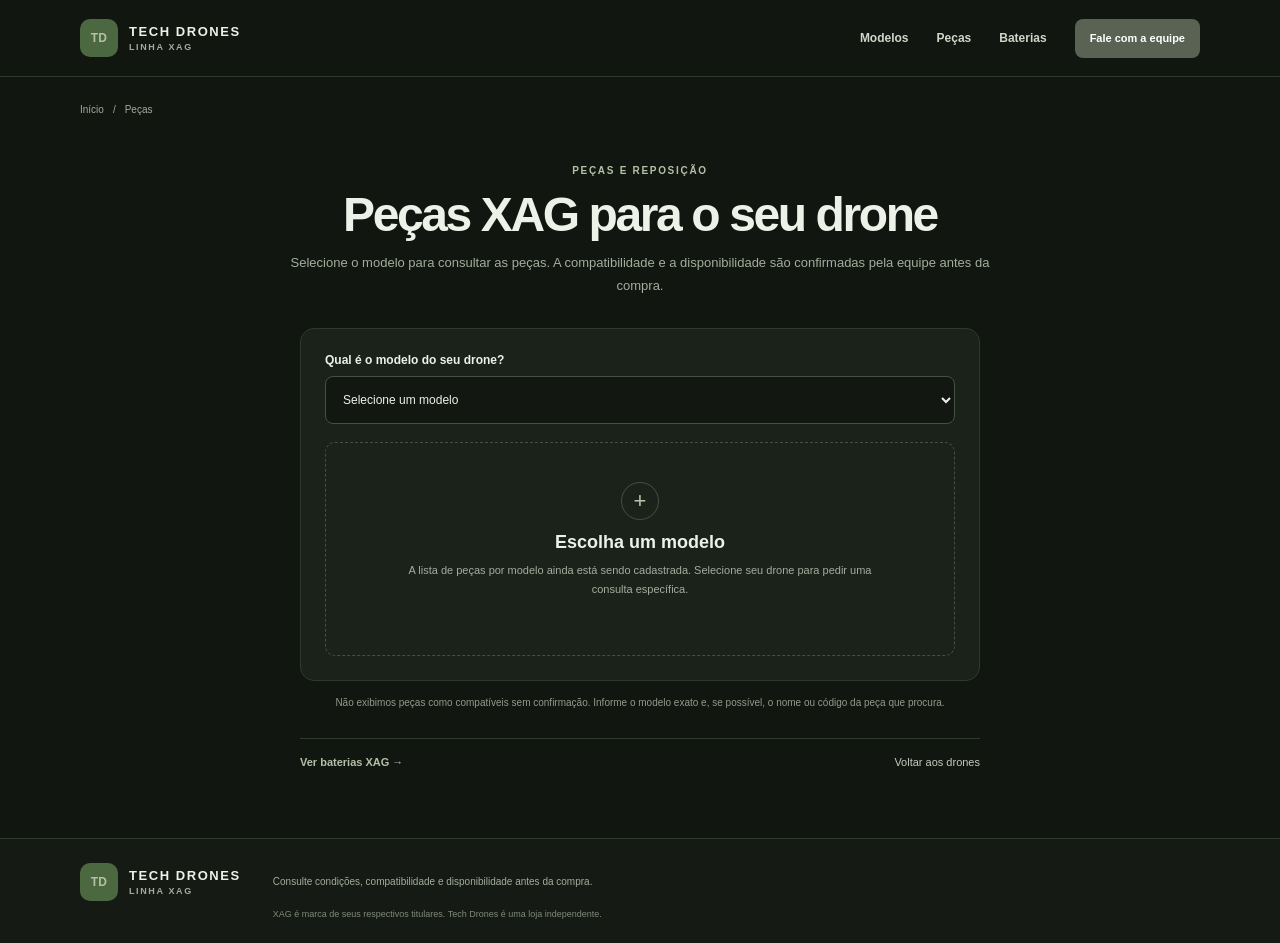
<file: pecas.html>
<!doctype html>
<html lang="pt-BR">
<head>
  <meta charset="utf-8">
  <meta name="viewport" content="width=device-width, initial-scale=1">
  <meta name="theme-color" content="#111610">
  <meta name="description" content="Selecione seu drone XAG para consultar peças e confirmar compatibilidade com a Tech Drones.">
  <title>Peças XAG | Tech Drones</title>
  <link rel="stylesheet" href="site.css">
</head>
<body>
  <header class="site-header">
    <div class="container header-inner">
      <a class="brand" href="index.html" aria-label="Tech Drones — início"><span class="brand-mark" aria-hidden="true">TD</span><span>TECH DRONES<small>LINHA XAG</small></span></a>
      <nav class="main-nav" aria-label="Navegação principal">
        <a href="index.html#modelos">Modelos</a><a href="pecas.html" aria-current="page">Peças</a><a href="baterias.html">Baterias</a>
        <a class="button button--small" href="index.html#contato">Fale com a equipe</a>
      </nav>
    </div>
  </header>
  <main class="container catalog-page-main" data-catalog-kind="peças">
    <nav class="breadcrumbs" aria-label="Você está em"><a href="index.html">Início</a><span aria-hidden="true">/</span><span aria-current="page">Peças</span></nav>
    <section class="catalog-intro" aria-labelledby="catalog-title">
      <span class="eyebrow">Peças e reposição</span>
      <h1 id="catalog-title">Peças XAG para o seu drone</h1>
      <p>Selecione o modelo para consultar as peças. A compatibilidade e a disponibilidade são confirmadas pela equipe antes da compra.</p>
    </section>
    <section class="catalog-panel" aria-labelledby="model-label">
      <label class="model-select-label" id="model-label" for="model-select">Qual é o modelo do seu drone?</label>
      <select class="model-select" id="model-select">
        <option value="">Selecione um modelo</option>
        <option value="XAG P60">XAG P60</option>
        <option value="XAG P100 Pro">XAG P100 Pro</option>
        <option value="XAG P120 Pro">XAG P120 Pro</option>
        <option value="XAG P150">XAG P150</option>
        <option value="XAG P150 Max">XAG P150 Max</option>
      </select>
      <div class="catalog-state" id="catalog-state" aria-live="polite">
        <span class="catalog-state-icon" aria-hidden="true">+</span>
        <h2 id="catalog-state-title">Escolha um modelo</h2>
        <p id="catalog-state-message">A lista de peças por modelo ainda está sendo cadastrada. Selecione seu drone para pedir uma consulta específica.</p>
        <a class="button is-hidden" id="catalog-contact" href="#" target="_blank" rel="noopener noreferrer" aria-hidden="true" tabindex="-1">Consultar peças <span aria-hidden="true">↗</span></a>
      </div>
    </section>
    <p class="catalog-disclaimer">Não exibimos peças como compatíveis sem confirmação. Informe o modelo exato e, se possível, o nome ou código da peça que procura.</p>
    <nav class="catalog-switch" aria-label="Outros catálogos"><a href="baterias.html">Ver baterias XAG <span aria-hidden="true">→</span></a><a href="index.html#modelos">Voltar aos drones</a></nav>
  </main>
  <footer class="site-footer">
    <div class="container footer-inner">
      <a class="brand" href="index.html" aria-label="Tech Drones — início"><span class="brand-mark" aria-hidden="true">TD</span><span>TECH DRONES<small>LINHA XAG</small></span></a>
      <p>Consulte condições, compatibilidade e disponibilidade antes da compra.</p>
      <small>XAG é marca de seus respectivos titulares. Tech Drones é uma loja independente.</small>
    </div>
  </footer>
  <script src="catalogo.js" defer></script>
</body>
</html>
</file>
<file: site.css>
:root {
  color-scheme: dark;
  --ink: #edf1e8;
  --muted: #a4ad9c;
  --paper: #111610;
  --surface: #1b221a;
  --green: #4b6840;
  --green-dark: #1d3020;
  --sage: #b6c0a8;
  --line: #30392e;
  --max: 1120px;
}

* { box-sizing: border-box; }
html { scroll-behavior: smooth; }
body {
  margin: 0;
  background: var(--paper);
  color: var(--ink);
  font-family: "Segoe UI", Arial, sans-serif;
  -webkit-font-smoothing: antialiased;
}
a { color: inherit; text-decoration: none; }
a:focus-visible { outline: 3px solid var(--sage); outline-offset: 4px; }
.container { width: min(var(--max), calc(100% - 48px)); margin-inline: auto; }
.site-header { border-bottom: 1px solid var(--line); }
.header-inner { min-height: 76px; display: flex; align-items: center; justify-content: space-between; gap: 24px; }
.brand { display: inline-flex; align-items: center; gap: 11px; font-size: 13px; font-weight: 850; letter-spacing: .12em; }
.brand-mark { width: 38px; height: 38px; display: grid; place-items: center; border-radius: 10px; background: var(--green); color: var(--sage); font-size: 12px; letter-spacing: .02em; }
.brand small { display: block; margin-top: 3px; color: var(--muted); font-size: 9px; font-weight: 650; letter-spacing: .18em; }
.main-nav { display: flex; align-items: center; gap: 28px; color: #d0d7c9; font-size: 12px; font-weight: 600; }
.main-nav > a:not(.button):hover, .text-link:hover { color: var(--sage); }
.button {
  min-height: 47px;
  display: inline-flex;
  align-items: center;
  justify-content: center;
  gap: 10px;
  padding: 0 19px;
  border: 1px solid transparent;
  border-radius: 8px;
  background: #596253;
  color: #fff;
  font-size: 12px;
  font-weight: 700;
  transition: background .2s, border-color .2s, transform .2s;
}
.button:hover { transform: translateY(-1px); background: #454c40; }
.button--small { min-height: 39px; padding-inline: 14px; font-size: 11px; }
.button--outline { border-color: #455043; background: transparent; color: var(--ink); }
.button--outline:hover { border-color: var(--sage); background: rgba(182,192,168,.07); }
.eyebrow { color: var(--sage); font-size: 10px; font-weight: 800; letter-spacing: .17em; text-transform: uppercase; }
h1, h2, p { margin-top: 0; }

.home-hero {
  min-height: 400px;
  display: grid;
  grid-template-columns: 1.05fr .95fr;
  align-items: center;
  gap: 35px;
  padding-block: 48px 36px;
}
.hero-copy h1 { margin: 16px 0; font-size: clamp(42px, 6vw, 66px); line-height: .99; letter-spacing: -.055em; }
.hero-copy p { max-width: 425px; margin-bottom: 24px; color: var(--muted); font-size: 14px; line-height: 1.75; }
.hero-visual {
  min-height: 300px;
  position: relative;
  display: grid;
  place-items: center;
  overflow: hidden;
  border: 1px solid var(--line);
  border-radius: 17px;
  background: radial-gradient(ellipse at 50% 48%, rgba(182,192,168,.1), transparent 58%), #151b14;
}
.hero-visual svg { position: relative; z-index: 1; width: min(94%, 490px); filter: drop-shadow(0 20px 24px rgba(0,0,0,.24)); }
.visual-ring { position: absolute; width: 225px; height: 225px; border: 1px solid rgba(182,192,168,.18); border-radius: 50%; }
.visual-caption { position: absolute; right: 14px; bottom: 12px; color: #8e9788; font-size: 9px; }

.models-section { padding-block: 47px 76px; }
.section-heading { display: flex; align-items: end; justify-content: space-between; gap: 30px; margin-bottom: 24px; }
.section-heading h2, .support-strip h2 { margin: 9px 0 0; font-size: clamp(26px, 4vw, 36px); letter-spacing: -.04em; }
.section-heading p { max-width: 335px; margin: 0 0 3px; color: var(--muted); font-size: 12px; line-height: 1.7; }
.model-grid { display: grid; grid-template-columns: repeat(auto-fit, minmax(200px, 1fr)); gap: 14px; }
.model-card {
  overflow: hidden;
  border: 1px solid var(--line);
  border-radius: 13px;
  background: var(--surface);
  transition: border-color .2s, transform .2s, background .2s;
}
.model-card:hover { transform: translateY(-3px); border-color: #65735d; background: #20291e; }
.model-visual {
  min-height: 175px;
  display: grid;
  place-items: center;
  overflow: hidden;
  background: radial-gradient(ellipse at center, rgba(182,192,168,.1), transparent 64%), #171e16;
}
.model-visual svg { width: 91%; max-height: 150px; }
.model-info { display: flex; flex-direction: column; padding: 15px 16px 17px; }
.model-index { margin-bottom: 8px; color: var(--sage); font-size: 9px; font-weight: 750; letter-spacing: .1em; }
.model-info strong { font-size: 16px; letter-spacing: -.02em; }
.model-info > span:last-child { display: flex; justify-content: space-between; align-items: center; margin-top: 13px; padding-top: 11px; border-top: 1px solid var(--line); color: #c2cabb; font-size: 10px; }
.model-info > span:last-child b { color: var(--sage); font-size: 14px; }

.catalog-links { display: grid; grid-template-columns: repeat(2, minmax(0, 1fr)); gap: 14px; margin-bottom: 76px; }
.catalog-link-card { display: block; padding: 24px; border: 1px solid var(--line); border-radius: 13px; background: #171d16; transition: border-color .2s, transform .2s; }
.catalog-link-card:hover { transform: translateY(-2px); border-color: #65735d; }
.catalog-link-card h2 { margin: 9px 0 6px; font-size: 23px; }
.catalog-link-card p { margin: 0; color: var(--muted); font-size: 11px; line-height: 1.65; }
.catalog-link-action { display: flex; justify-content: space-between; margin-top: 20px; padding-top: 13px; border-top: 1px solid var(--line); color: #c5cdbd; font-size: 10px; font-weight: 700; }
.catalog-link-action b { color: var(--sage); font-size: 14px; }
.site-footer { border-top: 1px solid var(--line); background: #151a14; }
.footer-inner { display: grid; grid-template-columns: auto 1fr; align-items: center; gap: 8px 32px; padding-block: 24px; }
.footer-inner > p { max-width: 430px; margin: 0; color: var(--muted); font-size: 10px; line-height: 1.6; }
.footer-inner > small { grid-column: 2; color: #808a7a; font-size: 9px; }

.catalog-page-main { min-height: calc(100vh - 180px); padding-block: 27px 70px; }
.catalog-intro { max-width: 720px; margin: 45px auto 30px; text-align: center; }
.catalog-intro h1 { margin: 12px 0; font-size: clamp(32px, 5vw, 48px); line-height: 1.05; letter-spacing: -.05em; }
.catalog-intro p { margin: 0; color: var(--muted); font-size: 13px; line-height: 1.75; }
.catalog-panel { max-width: 680px; margin: 0 auto; padding: 24px; border: 1px solid var(--line); border-radius: 14px; background: var(--surface); }
.model-select-label { display: block; margin-bottom: 9px; font-size: 12px; font-weight: 700; }
.model-select { width: 100%; min-height: 48px; padding: 0 13px; border: 1px solid #455043; border-radius: 8px; background: #121811; color: var(--ink); font: inherit; font-size: 12px; }
.model-select:focus-visible { outline: 3px solid var(--sage); outline-offset: 3px; }
.catalog-state { min-height: 214px; display: flex; align-items: center; flex-direction: column; justify-content: center; margin-top: 18px; padding: 25px 20px; border: 1px dashed #455043; border-radius: 10px; text-align: center; }
.catalog-state-icon { width: 38px; height: 38px; display: grid; place-items: center; margin-bottom: 12px; border: 1px solid #455043; border-radius: 50%; color: var(--sage); font-size: 22px; }
.catalog-state h2 { margin: 0 0 8px; font-size: 18px; }
.catalog-state p { max-width: 465px; margin: 0 0 17px; color: var(--muted); font-size: 11px; line-height: 1.7; }
.catalog-state .button { min-height: 42px; }
.catalog-disclaimer { max-width: 680px; margin: 14px auto 0; color: #929b8b; font-size: 10px; line-height: 1.65; text-align: center; }
.catalog-switch { max-width: 680px; display: flex; justify-content: space-between; gap: 15px; margin: 27px auto 0; padding-top: 17px; border-top: 1px solid var(--line); }
.catalog-switch a { color: #c5cdbd; font-size: 11px; }
.catalog-switch a:hover { color: var(--sage); }
.catalog-switch a:first-child { color: var(--sage); font-weight: 700; }
.is-hidden { display: none; }

.product-main { padding-block: 27px 70px; }
.breadcrumbs { display: flex; gap: 9px; margin-bottom: 25px; color: var(--muted); font-size: 10px; }
.breadcrumbs a:hover { color: var(--sage); }
.product-hero {
  display: grid;
  grid-template-columns: 1fr 1fr;
  align-items: center;
  gap: 48px;
}
.product-copy h1 { margin: 12px 0; font-size: clamp(40px, 6vw, 60px); line-height: 1; letter-spacing: -.055em; }
.product-copy > p { max-width: 480px; margin: 0; color: #bac3b2; font-size: 14px; line-height: 1.8; }
.product-actions { display: flex; flex-wrap: wrap; gap: 10px; margin-top: 23px; }
.product-visual-large {
  min-height: 330px;
  position: relative;
  display: grid;
  place-items: center;
  overflow: hidden;
  border: 1px solid var(--line);
  border-radius: 16px;
  background: radial-gradient(ellipse at center, rgba(182,192,168,.11), transparent 58%), #171e16;
}
.product-visual-large::before, .product-visual-large::after { position: absolute; width: 230px; height: 230px; border: 1px solid rgba(182,192,168,.13); border-radius: 50%; content: ""; }
.product-visual-large::after { width: 180px; height: 180px; }
.product-visual-large svg { position: relative; z-index: 1; width: min(94%, 470px); }
.product-note { position: absolute; right: 14px; bottom: 12px; z-index: 2; color: #8e9788; font-size: 9px; }
.product-details { display: grid; grid-template-columns: repeat(3, 1fr); gap: 12px; margin-top: 22px; }
.detail-item { padding: 16px; border: 1px solid var(--line); border-radius: 10px; background: #171d16; }
.detail-item b { display: block; margin-bottom: 6px; font-size: 11px; }
.detail-item span { color: var(--muted); font-size: 10px; line-height: 1.6; }
.product-source-note { margin: 15px 0 0; color: #929b8b; font-size: 10px; line-height: 1.65; }
.product-source-note a { color: var(--sage); text-decoration: underline; text-underline-offset: 3px; }
.product-source-note a:hover { color: var(--ink); }
.product-source-note + .product-source-note { margin-top: 6px; }
.product-switcher { display: flex; align-items: center; justify-content: space-between; gap: 14px; margin-top: 34px; padding-top: 19px; border-top: 1px solid var(--line); }
.product-switcher a { color: #c5cdbd; font-size: 11px; }
.product-switcher a:hover { color: var(--sage); }
.product-switcher .all-models { color: var(--sage); font-weight: 750; }

@media (max-width: 850px) {
  .model-grid { grid-template-columns: repeat(2, minmax(0, 1fr)); }
  .home-hero { min-height: 350px; gap: 20px; }
  .hero-visual { min-height: 265px; }
  .product-hero { gap: 26px; }
}
@media (max-width: 600px) {
  .container { width: min(var(--max), calc(100% - 32px)); }
  .header-inner { min-height: 66px; flex-wrap: wrap; gap: 0; padding-top: 9px; }
  .main-nav { width: 100%; justify-content: space-between; gap: 8px; padding: 8px 0 10px; font-size: 10px; }
  .main-nav .button { min-height: 34px; padding-inline: 9px; font-size: 9px; }
  .home-hero { grid-template-columns: 1fr; gap: 22px; padding-block: 38px 28px; }
  .hero-copy h1 { font-size: 48px; }
  .hero-copy p { font-size: 12px; }
  .hero-visual { min-height: 230px; }
  .hero-visual svg { width: 90%; }
  .models-section { padding-block: 30px 48px; }
  .section-heading { display: block; }
  .section-heading h2 { font-size: 30px; }
  .section-heading p { margin-top: 9px; }
  .model-grid { gap: 9px; }
  .model-visual { min-height: 135px; }
  .model-visual svg { width: 97%; }
  .model-info { padding: 12px 11px 13px; }
  .model-info strong { font-size: 13px; }
  .model-info > span:last-child { font-size: 9px; }
  .catalog-links { grid-template-columns: 1fr; gap: 9px; margin-bottom: 48px; }
  .catalog-link-card { padding: 20px; }
  .catalog-page-main { padding-top: 20px; }
  .catalog-intro { margin: 35px auto 23px; text-align: left; }
  .catalog-intro h1 { font-size: 36px; }
  .catalog-intro p { font-size: 12px; }
  .catalog-panel { padding: 16px; }
  .catalog-state { min-height: 195px; padding: 20px 14px; }
  .catalog-switch a { font-size: 10px; }
  .footer-inner { grid-template-columns: 1fr; gap: 13px; }
  .footer-inner > small { grid-column: 1; }
  .product-main { padding-top: 20px; }
  .product-hero { grid-template-columns: 1fr; gap: 23px; }
  .product-copy h1 { font-size: 46px; }
  .product-copy > p { font-size: 12px; }
  .product-visual-large { min-height: 250px; }
  .product-visual-large::before { width: 190px; height: 190px; }
  .product-visual-large::after { width: 150px; height: 150px; }
  .product-details { grid-template-columns: 1fr; gap: 8px; }
  .product-switcher { gap: 8px; }
  .product-switcher a { font-size: 9px; }
}
@media (prefers-reduced-motion: reduce) {
  *, *::before, *::after { scroll-behavior: auto !important; transition-duration: .01ms !important; }
}
</file>
